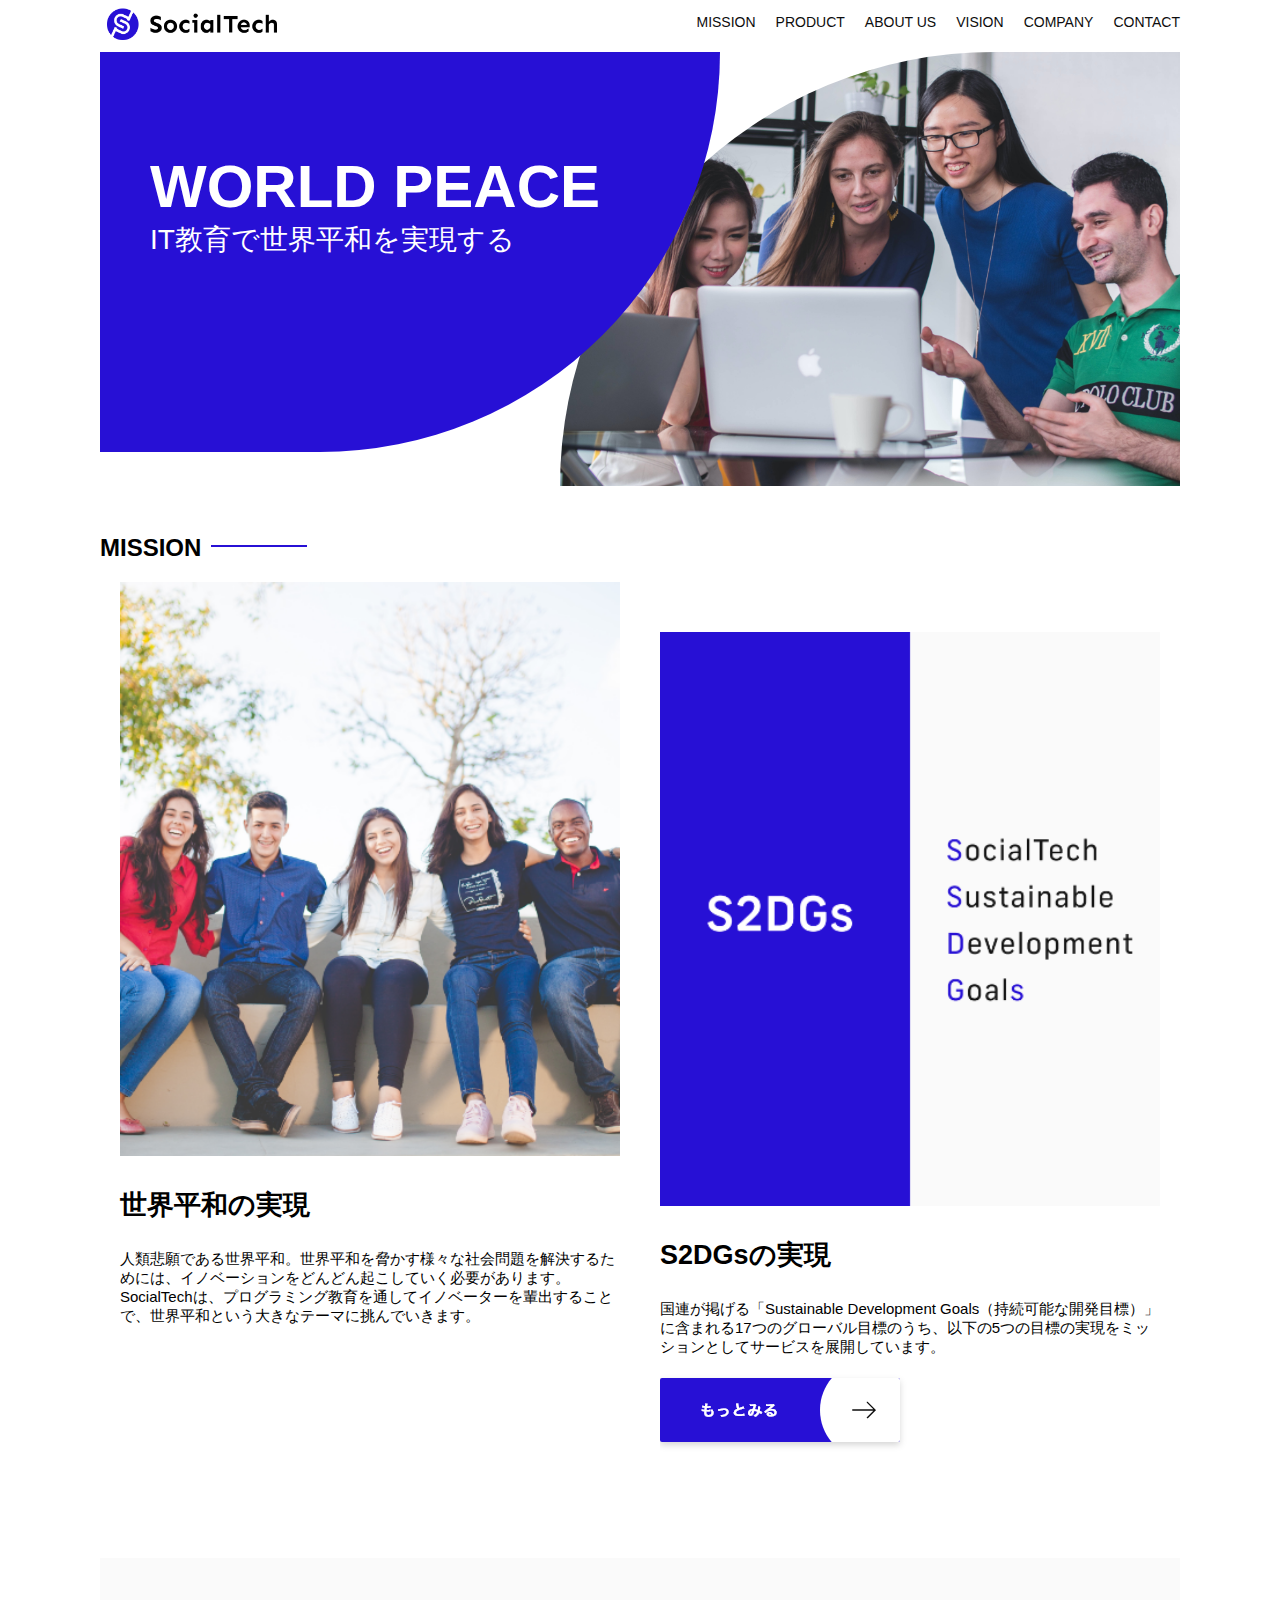
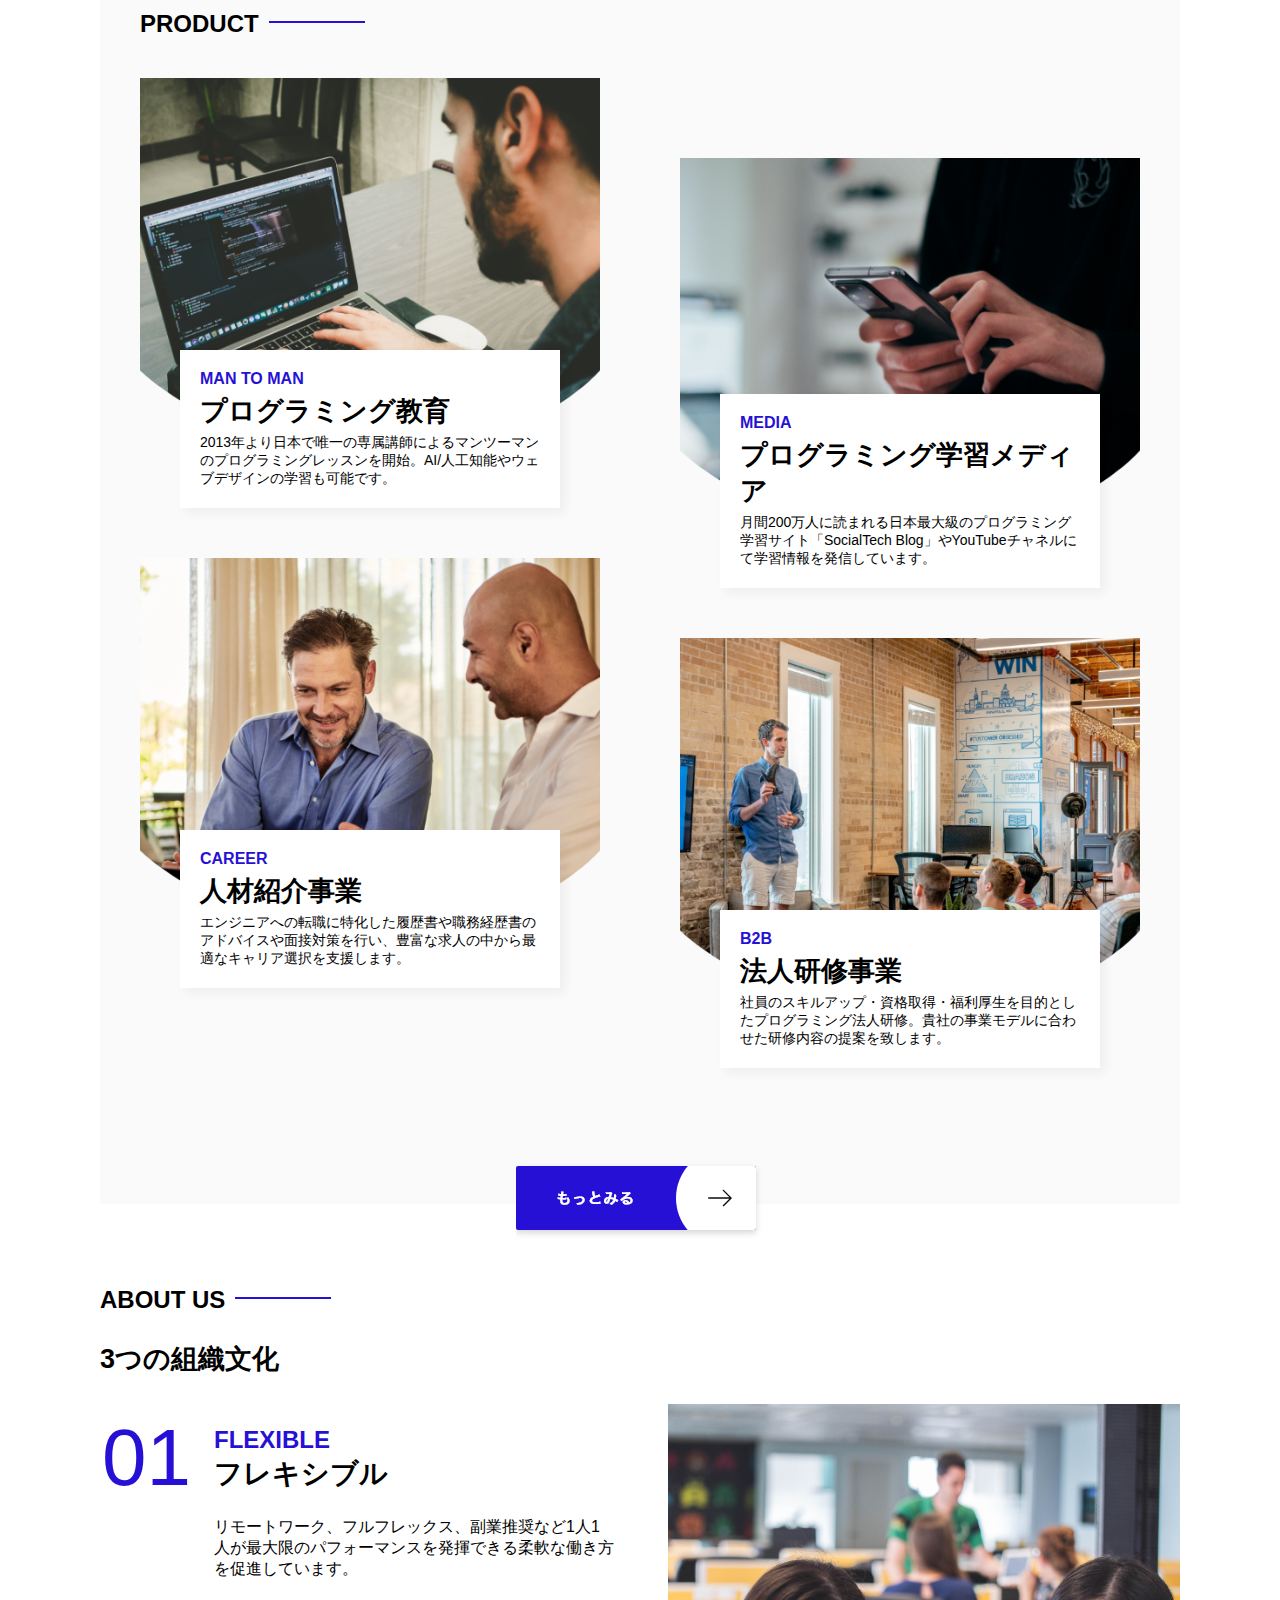
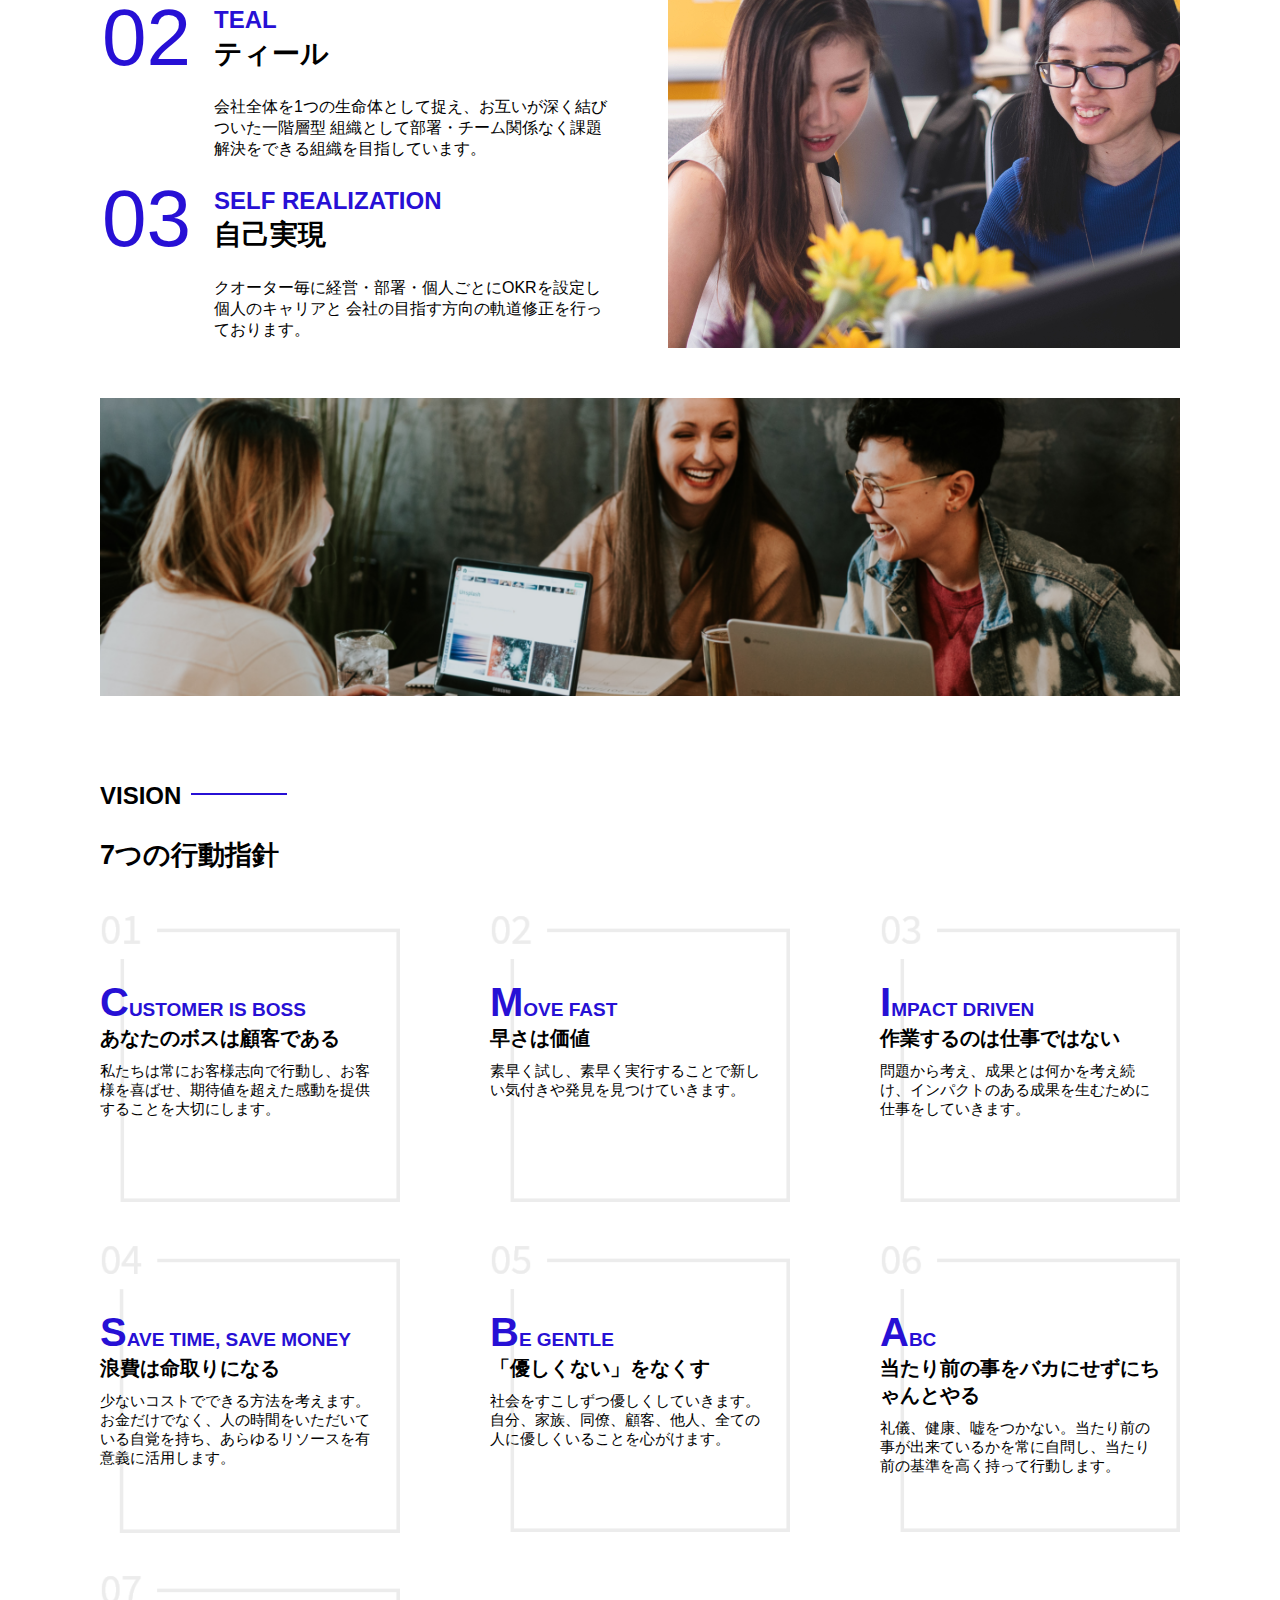
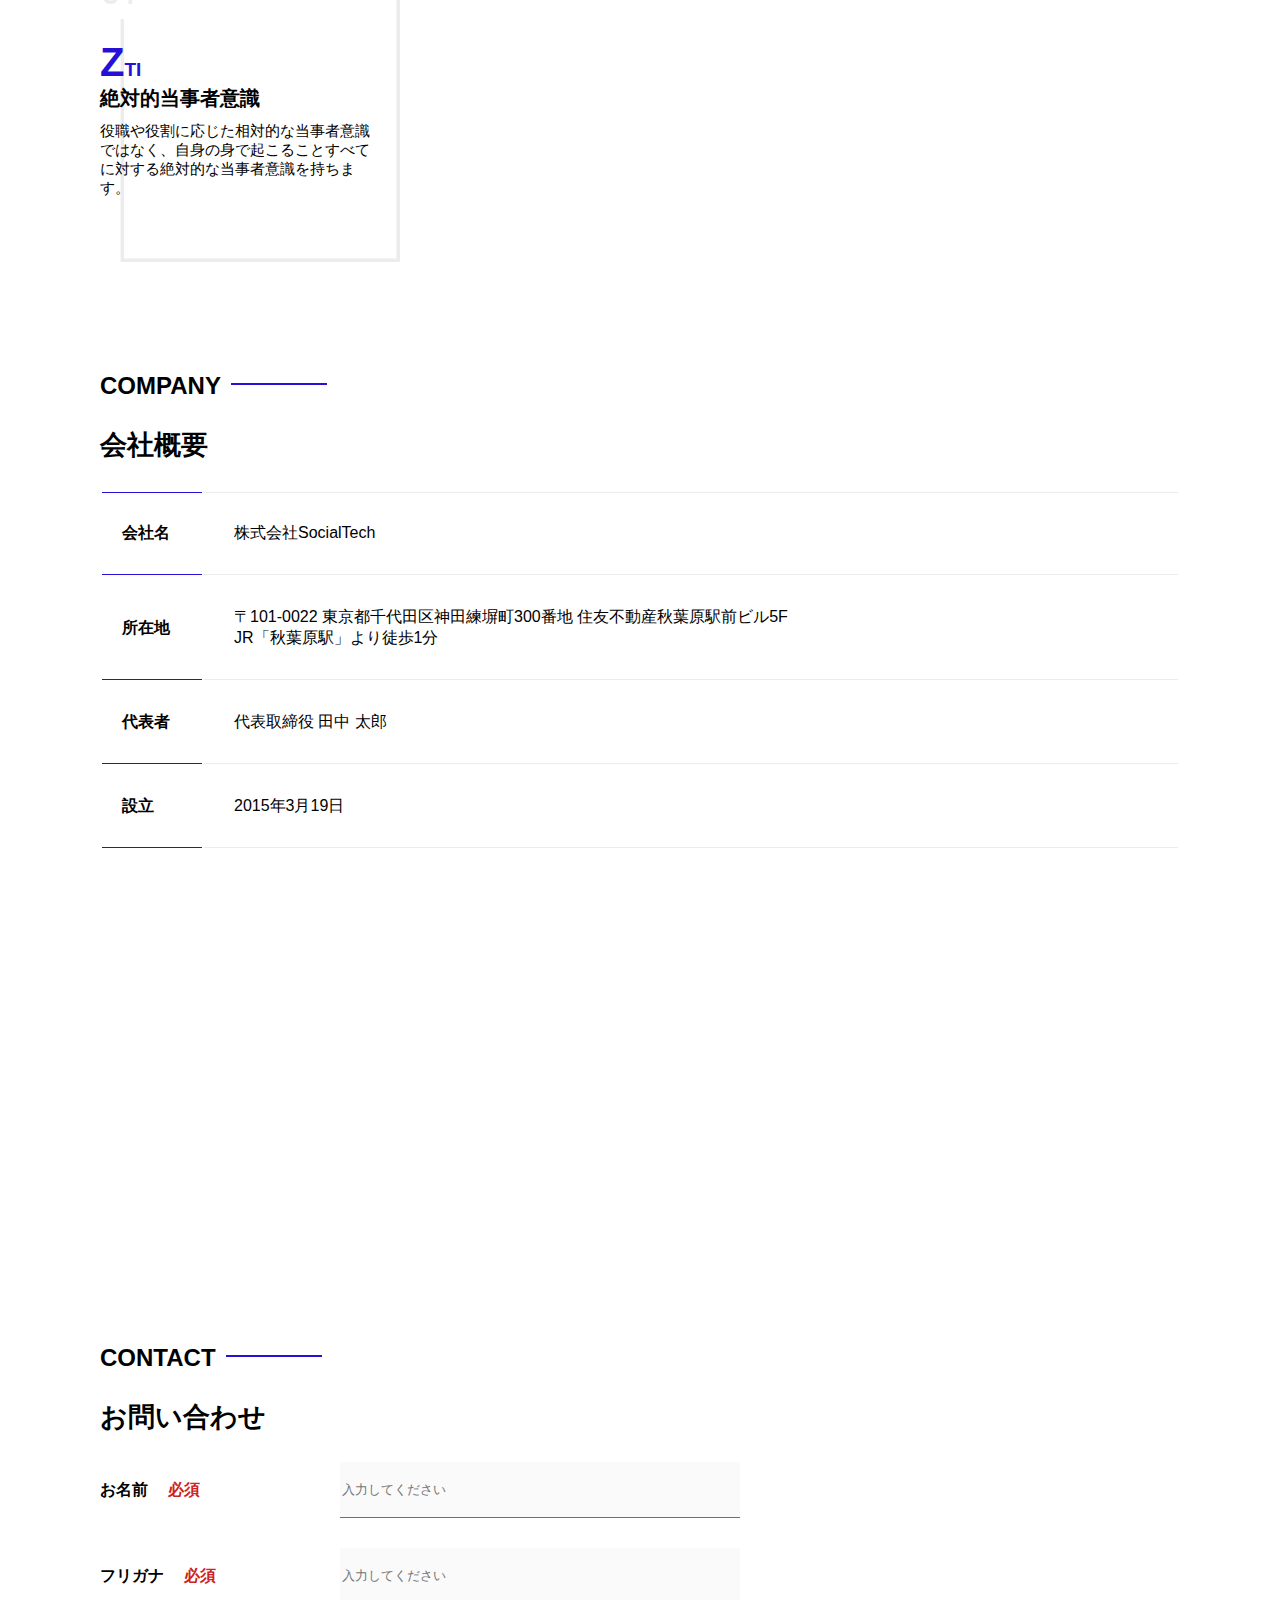
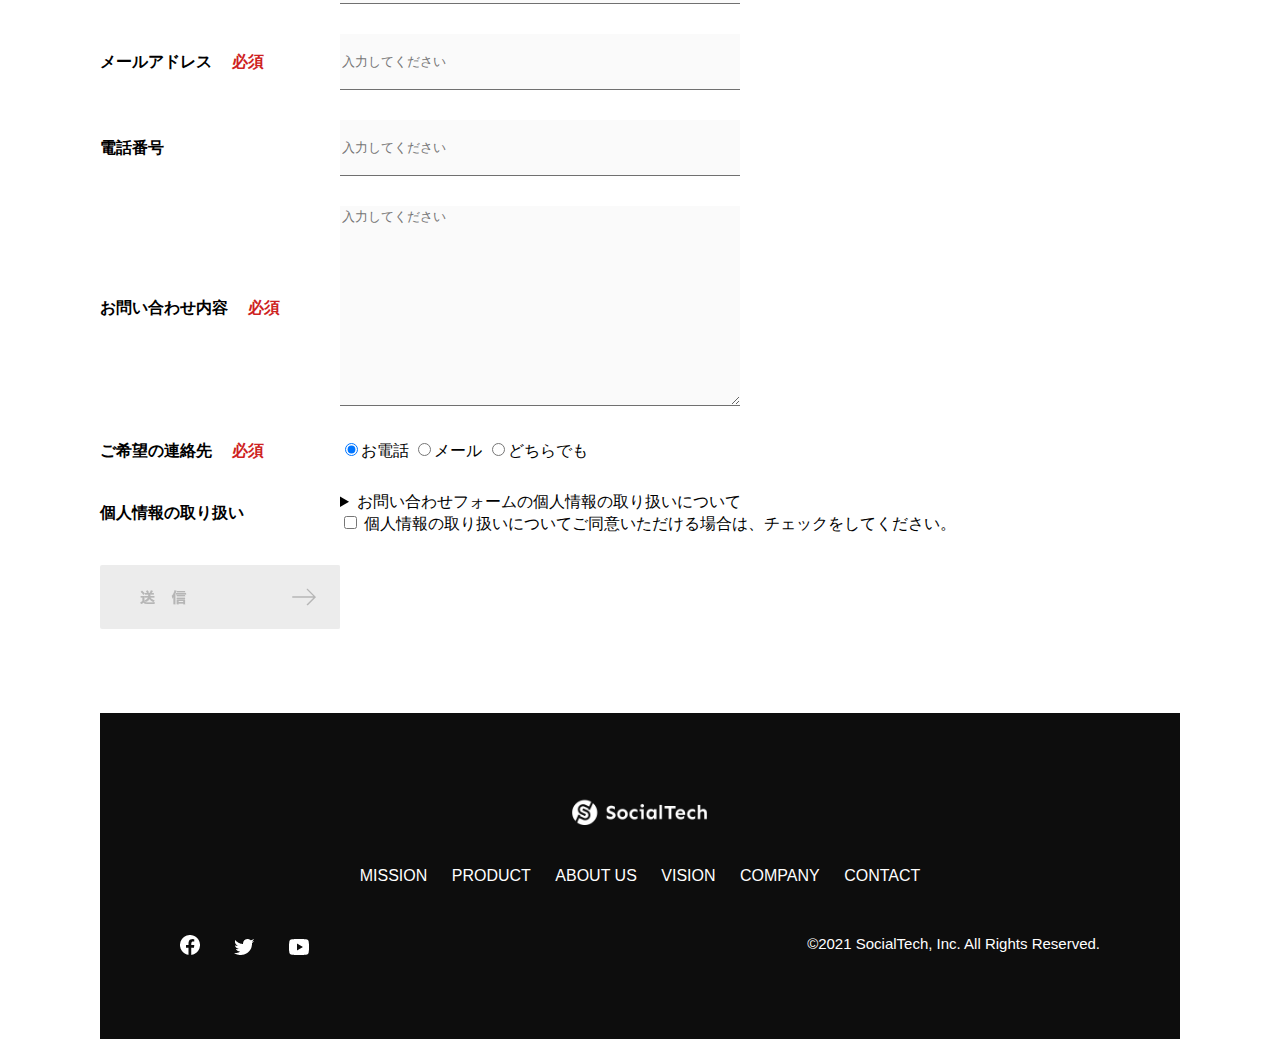
<file: index.html>
<!DOCTYPE html>
<html>
<head>
<title>SocialTech</title>
<meta charset="utf-8">
<meta name="description" content="SocialTechはEdTech業界のリーディングカンパニーを目指します。">
  <meta name="viewport" content="width=device-width, initial-scale=1.0">
<link rel="stylesheet" href="style.css">

</head>

<body>

<header>
<a href="index.html" id="logo">
  <img src="images/logo.png" alt="トップページに戻る">
</a>

<nav id="nav-pc">
<ul>
<li><a href="mission.html">MISSION</a></li>
<li><a href="product.html">PRODUCT</a></li>  
<li><a href="index.html#aboutus">ABOUT US</a></li>  
<li><a href="index.html#vision">VISION</a></li>  
<li><a href="index.html#company">COMPANY</a></li>
<li><a href="index.html#contact">CONTACT</a></li>

</ul>
</nav>

<button id="menu-sp" onclick="document.getElementById('nav-sp').style.display = 'block'">
  <img src="images/button-menu.png" alt="ナビゲーションを開く">
</button>

<div id="nav-sp">
  <button id="close" onclick="document.getElementById('nav-sp').style.display = 'none'">
    <img src="images/button-close.png" alt="ナビゲーションを閉じる">
  </button>

<nav>
  <ul>
    <li>
      <a id="logo-sp" href="index.html" onclick="document.getElementById('nav-sp').style.display = 'none'"><img src="images/logo-sp.png" alt="トップページに戻る"></a>
    </li>
    <li><a class="menu" href="mission.html" onclick="document.getElementById('nav-sp').style.display = 'none'">MISSION</a></li>
    <li><a class="menu" href="product.html" onclick="document.getElementById('nav-sp').style.display = 'none'">PRODUCT</a></li>
    <li><a class="menu" href="index.html#aboutus" onclick="document.getElementById('nav-sp').style.display = 'none'">ABOUT US</a></li>
    <li><a class="menu" href="index.html#vision" onclick="document.getElementById('nav-sp').style.display = 'none'">VISION</a></li>
    <li><a class="menu" href="index.html#company" onclick="document.getElementById('nav-sp').style.display = 'none'">COMPANY</a></li>
    <li><a class="menu" href="index.html#contact" onclick="document.getElementById('nav-sp').style.display = 'none'">CONTACT</a></li>
  </ul>
</nav>
<div id="sns">
  <a href="https://www.facebook.com/sejuku2013">
    <img src="images/button-facebook.png" alt="Facebookのリンク">
  </a>
  <a href="https://twitter.com/samuraijuku">
    <img src="images/button-twitter.png" alt="Twitterのリンク">
  </a>
  <a href="https://www.youtube.com/channel/UCCFOQO5aDK0xXam4cUQXT8g">
    <img src="images/button-youtube.png" alt="YouTubeのリンク">
  </a>
</div>
</div>

    
</header>

<main>
  <article>
<section id="main-visual">
<div id="main-message">
<h1>WORLD PEACE</h1>
<p>IT教育で世界平和を実現する</p></div>
<img src="images/index/index-main.png" alt="PCの周りに集まる多国籍の仲間たち">

</section>

<section id="mission">
  <h2 class="index-h2">MISSION</h2>
<div id="mission-flex">
  <div>
<img id="mission-photo" src="images/index/index-mission.png" alt="屋外のベンチで写真を撮影する多国籍の仲間たち">
<h3>世界平和の実現</h3>
<p>人類悲願である世界平和。世界平和を脅かす様々な社会問題を解決するためには、イノベーションをどんどん起こしていく必要があります。SocialTechは、プログラミング教育を通してイノベーターを輩出することで、世界平和という大きなテーマに挑んでいきます。
</p>
</div>
<div>
<img id="s2dgs" src="images/index/s2dgs.png" alt="S2DGs">
<h3>S2DGsの実現</h3>
<p>国連が掲げる「Sustainable Development Goals（持続可能な開発目標）」に含まれる17つのグローバル目標のうち、以下の5つの目標の実現をミッションとしてサービスを展開しています。</p>
<a href="mission.html">
<img src="images/button-more.png" alt="もっとみる">
</a>
</div>
</div>
</section>

<section id="product">
<h2 class="index-h2">PRODUCT</h2>
<div class="product-flex">
  <div id="product-left">
<div>
  <img class="product-photo" src="images/index/index-mantoman.png" alt="PCでコードを書く男性">
<div class="product-explain">
<span>MAN TO MAN</span>
<h3>プログラミング教育</h3>
<p>2013年より日本で唯一の専属講師によるマンツーマンのプログラミングレッスンを開始。AI/人工知能やウェブデザインの学習も可能です。</p>
</div>
</div>
<div>
<img class="product-photo" src="images/index/index-career.png" alt="笑顔で話し合う2人の男性">
<div class="product-explain">
<span>CAREER</span>
<h3>人材紹介事業</h3>
<p>エンジニアへの転職に特化した履歴書や職務経歴書のアドバイスや面接対策を行い、豊富な求人の中から最適なキャリア選択を支援します。</p>
</div>
</div>
  </div>
  <div id="product-right">
    <div>
    <img class="product-photo" src="images/index/index-media.png" alt="スマートフォンを操作する人">
    <div class="product-explain">
    <span>MEDIA</span>
<h3>プログラミング学習メディア</h3>
    <p>月間200万人に読まれる日本最大級のプログラミング学習サイト「SocialTech Blog」やYouTubeチャネルにて学習情報を発信しています。</p>
  </div>
</div>
<div>
<img class="product-photo" src="images/index/index-b2b.png" alt="講演中の男性とそれを聴く人々">
<div class="product-explain">
<span>B2B</span>
  <h3>法人研修事業</h3>
  <p>社員のスキルアップ・資格取得・福利厚生を目的としたプログラミング法人研修。貴社の事業モデルに合わせた研修内容の提案を致します。</p>
</div>
</div>
</div>
</div>
<div id="product-more">
<a href="product.html">
<img src="images/button-more.png" alt="もっとみる">
</a>
</div>
</section>

<section id="aboutus">
<h2 class="index-h2">ABOUT US</h2>
<h3>3つの組織文化</h3>
<div>
<table class="culture-table">
<tr>
  <td class="culture-num">01</td>
<th><span class="culture-en">FLEXIBLE</span><br>フレキシブル</th>
</tr>
<tr>
  <td>

  </td>
  <td class="culture-description">リモートワーク、フルフレックス、副業推奨など1人1人が最大限のパフォーマンスを発揮できる柔軟な働き方を促進しています。</td>
</tr>
<tr>
  <td class="culture-num">02</td>
  <th><span class="culture-en">TEAL</span><br>ティール</th>
</tr>
<tr>
  <td>

  </td>
<td class="culture-description">会社全体を1つの生命体として捉え、お互いが深く結びついた一階層型 組織として部署・チーム関係なく課題解決をできる組織を目指しています。</td>  
</tr>
<tr>
  <td class="culture-num">03</td>
  <th><span class="culture-en">SELF REALIZATION</span><br>自己実現</th>
</tr>
<tr>
  <td>

  </td>
  <td class="culture-description">クオーター毎に経営・部署・個人ごとにOKRを設定し個人のキャリアと 会社の目指す方向の軌道修正を行っております。</td>
</tr>

</table>
<img class="culture-img" src="images/index/index-aboutus1.png" alt="笑顔で話し合う2人の女性">

</div>
<img class="culture-img2" src="images/index/index-aboutus2.png" alt="笑顔で話し合う3人の男女">

</section>

<section id="vision">
  <h2 class="index-h2">VISION</h2>
  <h3>7つの行動指針</h3>
  <div>
    <div class="vision-box">
      <img src="images/index/vision-01.png" alt="01">
      <div>
      <h4>CUSTOMER IS BOSS</h4>
      <h5>あなたのボスは顧客である</h5>
      <p>私たちは常にお客様志向で行動し、お客様を喜ばせ、期待値を超えた感動を提供することを大切にします。</p>
    </div>
  </div>

  <div class="vision-box">
    <img src="images/index/vision-02.png" alt="02">
    <div>
    <h4>MOVE FAST</h4>
    <h5>早さは価値</h5>
    <p>素早く試し、素早く実行することで新しい気付きや発見を見つけていきます。</p>
  </div>
</div>

<div class="vision-box">
  <img src="images/index/vision-03.png" alt="03">
  <div>
  <h4>IMPACT DRIVEN</h4>
  <h5>作業するのは仕事ではない</h5>
  <p>問題から考え、成果とは何かを考え続け、インパクトのある成果を生むために仕事をしていきます。</p>
</div>
</div>

<div class="vision-box">
  <img src="images/index/vision-04.png" alt="04">
  <div>
  <h4>SAVE TIME, SAVE MONEY</h4>
  <h5>浪費は命取りになる</h5>
  <p>少ないコストでできる方法を考えます。お金だけでなく、人の時間をいただいている自覚を持ち、あらゆるリソースを有意義に活用します。</p>
</div>
</div>

<div class="vision-box">
  <img src="images/index/vision-05.png" alt="05">
  <div>
  <h4>BE GENTLE</h4>
  <h5>「優しくない」をなくす</h5>
  <p>社会をすこしずつ優しくしていきます。自分、家族、同僚、顧客、他人、全ての人に優しくいることを心がけます。</p>
</div>
</div>

<div class="vision-box">
  <img src="images/index/vision-06.png" alt="06">
  <div>
  <h4>ABC</h4>
  <h5>当たり前の事をバカにせずにちゃんとやる</h5>
  <p>礼儀、健康、嘘をつかない。当たり前の事が出来ているかを常に自問し、当たり前の基準を高く持って行動します。</p>
</div>
</div>

<div class="vision-box">
  <img src="images/index/vision-07.png" alt="07">
  <div>
  <h4>ZTI</h4>
  <h5>絶対的当事者意識</h5>
  <p>役職や役割に応じた相対的な当事者意識ではなく、自身の身で起こることすべてに対する絶対的な当事者意識を持ちます。</p>
</div>
</div>
</div>
</section>


<section id="company">
<h2 class="index-h2">COMPANY</h2>
<h3>会社概要</h3>
<table id="company-table">
<tr>
<th class="tableheader tableheader-first">会社名</th>
<td class="cell cell-first">株式会社SocialTech</td>
</tr>
<tr>
  <th class="tableheader">所在地</th>
<td class="cell">〒101-0022 東京都千代田区神田練塀町300番地 住友不動産秋葉原駅前ビル5F<br>JR「秋葉原駅」より徒歩1分</td>
</tr>
<tr>
  <th class="tableheader">代表者</th>
  <td class="cell">代表取締役 田中 太郎</td>
</tr>
<tr>
  <th class="tableheader">設立</th>
  <td class="cell">2015年3月19日</td>
</tr>
</table>
<iframe src="https://www.google.com/maps/embed?pb=!1m14!1m8!1m3!1d12960.275448586137!2d139.774653!3d35.699923!3m2!1i1024!2i768!4f13.1!3m3!1m2!1s0x60188fee13660e23%3A0x77137876edf742ac!2z5L2P5Y-L5LiN5YuV55Sj56eL6JGJ5Y6f6aeF5YmN44OT44Or!5e0!3m2!1sja!2sjp!4v1724140395122!5m2!1sja!2sjp" width="600" height="450" style="border:0;" allowfullscreen="" loading="lazy" referrerpolicy="no-referrer-when-downgrade"
style="border: 0" allowfullscreen="" loading="lazy">
</iframe>
</section>

<section id="contact">
  <h2 class="index-h2">CONTACT</h2>
  <h3>お問い合わせ</h3>
  <form>
    <div>
      <div class="contact-heading">
        <label class="contact-label">お名前<span class="contact-span">必須</span></label>
      </div>
      <div>
        <input type="text" name="name" placeholder="入力してください" class="contact-textbox">
      </div>
    </div>
    <div>
    <div class="contact-heading">
      <label class="contact-label">フリガナ<span class="contact-span">必須</span></label>
    </div>
    <div>
      <input type="text" name="hurigana" placeholder="入力してください" class="contact-textbox">
    </div>
  </div>
  <div>
  <div class="contact-heading">
    <label class="contact-label">メールアドレス<span class="contact-span">必須</span></label>
  </div>
  <div>
    <input type="text" name="email" placeholder="入力してください" class="contact-textbox">
  </div>
</div>
<div>
<div class="contact-heading">
  <label class="contact-label">電話番号</label>
</div>
<div>
  <input type="text" name="tel" placeholder="入力してください" class="contact-textbox">
</div>
</div>
<div>
  <div class="contact-heading">
    <label class="contact-label">お問い合わせ内容<span class="contact-span">必須</span></label>
  </div>
  <div>
    <textarea class="contact-textarea" placeholder="入力してください" name="message"></textarea>
  </div>
</div>
<div>
<div class="contact-heading">
  <label class="contact-label">ご希望の連絡先<span class="contact-span">必須</span></label>
</div>
<div>
  <input class="radiobutton" type="radio" value="tel" name="contact" checked><label>お電話</label> 
  <input class="radiobutton" type="radio" value="mail" name="contact" ><label>メール</label> 
  <input class="radiobutton" type="radio" value="both" name="contact" ><label>どちらでも</label> 
</div>
</div>

<div>
  <div class="contact-heading">
  <label class="contact-label">個人情報の取り扱い</label>
</div>
<div>
  <details>
    <summary>お問い合わせフォームの個人情報の取り扱いについて</summary>
  <div>
    <dl>
      <dt>１．組織の名称又は氏名</dt>
      <dd>株式会社SocialTech</dd>
      <dt>２．個人情報保護管理者（若しくはその代理人）の氏名又は職名、所属及び連絡先</dt>
    <dd>
      <p>鈴木 一郎 コーポレート部</p>
      <p>メールアドレス:samurai@example.com</p>
      <p>TEL:03-1234-5678</p>
    </dd>
    <dt>３．個人情報の利用目的</dt>
    <dd>
      <ul>
        <li>・本サービス及び本サービスに関連する情報の提供又はそれらに関する連絡のため</li>
        <li>・ユーザーの本人確認のため</li>
        <li>・当社サービスのご案内のため</li>
        <li>・当社の商品等の広告または宣伝（電子メールによるものを含むものとします。）</li>
      </ul>
    </dd>
    <dt>４．個人情報の取り扱い業務の委託</dt>
    <dd>個人情報の取扱業務の全部または一部を外部に業務委託する場合があります。その際、弊社は、個人情報を適切に保護できる管理体制を敷き実行していることを条件として委託先を厳選したうえで、機密保持契約を委託先と締結し、お客様の個人情報を厳密に管理させます。</dd>
  <dt>５．個人情報の開示等の請求</dt>
  <dd>お客様は、弊社に対してご自身の個人情報の開示等（利用目的の通知、開示、内容の訂正・追加・削除、利用の停止または消去、第三者への提供の停止）に関して、当社問合わせ窓口に申し出ることができます。<br>
    その際、弊社はお客様ご本人を確認させていただいたうえで、合理的な期間内に対応いたします。<br>
    なお、個人情報に関する弊社問合わせ先は、次の通りです。</dd>
    <dd>
      <p>株式会社SocialTech 個人情報問合せ窓口</p>
      <p>〒150-0043 東京都千代田区神田練塀町300番地 住友不動産秋葉原駅前ビル5F</p>
      <p>メールアドレス:samurai@example.com TEL:03-1234-5678</p>
    </dd>

    <dt>６．個人情報を提供されることの任意性について</dt>
    <dd>お客様がご自身の個人情報を弊社に提供されるか否かは、お客様のご判断によりますが、もしご提供されない場合には、適切なサービスが提供できない場合がありますので予めご了承ください。</dd>
  </dl>
  </div>
  </details>
  <input type="checkbox" name="agree">
  <span>個人情報の取り扱いについてご同意いただける場合は、チェックをしてください。</span>
</div>
</div>
<input type="image" src="images/button-submit.png" alt="送信する">
  </form>
</section>
</article>
</main>

<footer>
  <div id="footer-logo">
    <img src="images/logo-sp.png" alt="SocialTech">
  </div>
  <div id="footer-link">
    <a href="mission.html">MISSION</a>
    <a href="product.html">PRODUCT</a>
    <a href="index.html#aboutus">ABOUT US</a>
    <a href="index.html#vision">VISION</a>
    <a href="index.html#company">COMPANY</a>
    <a href="index.html#contact">CONTACT</a>
  </div>

  <div id="sns-footer">
    <div class="sns-btns">
      <a href="https://www.facebook.com/sejuku2013"><img src="images/button-facebook.png" alt="Facebookのリンク"></a>
      <a href="https://twitter.com/samuraijuku"><img src="images/button-twitter.png" alt="Twitterのリンク"></a>
      <a href="https://www.youtube.com/channel/UCCFOQO5aDK0xXam4cUQXT8g"><img src="images/button-youtube.png" alt="YouTubeのリンク"></a> 
    </div>
    <p id="copyright">&copy;2021 SocialTech, Inc. All Rights Reserved.</p>
  </div>
</footer>

</body>
</html>
</file>
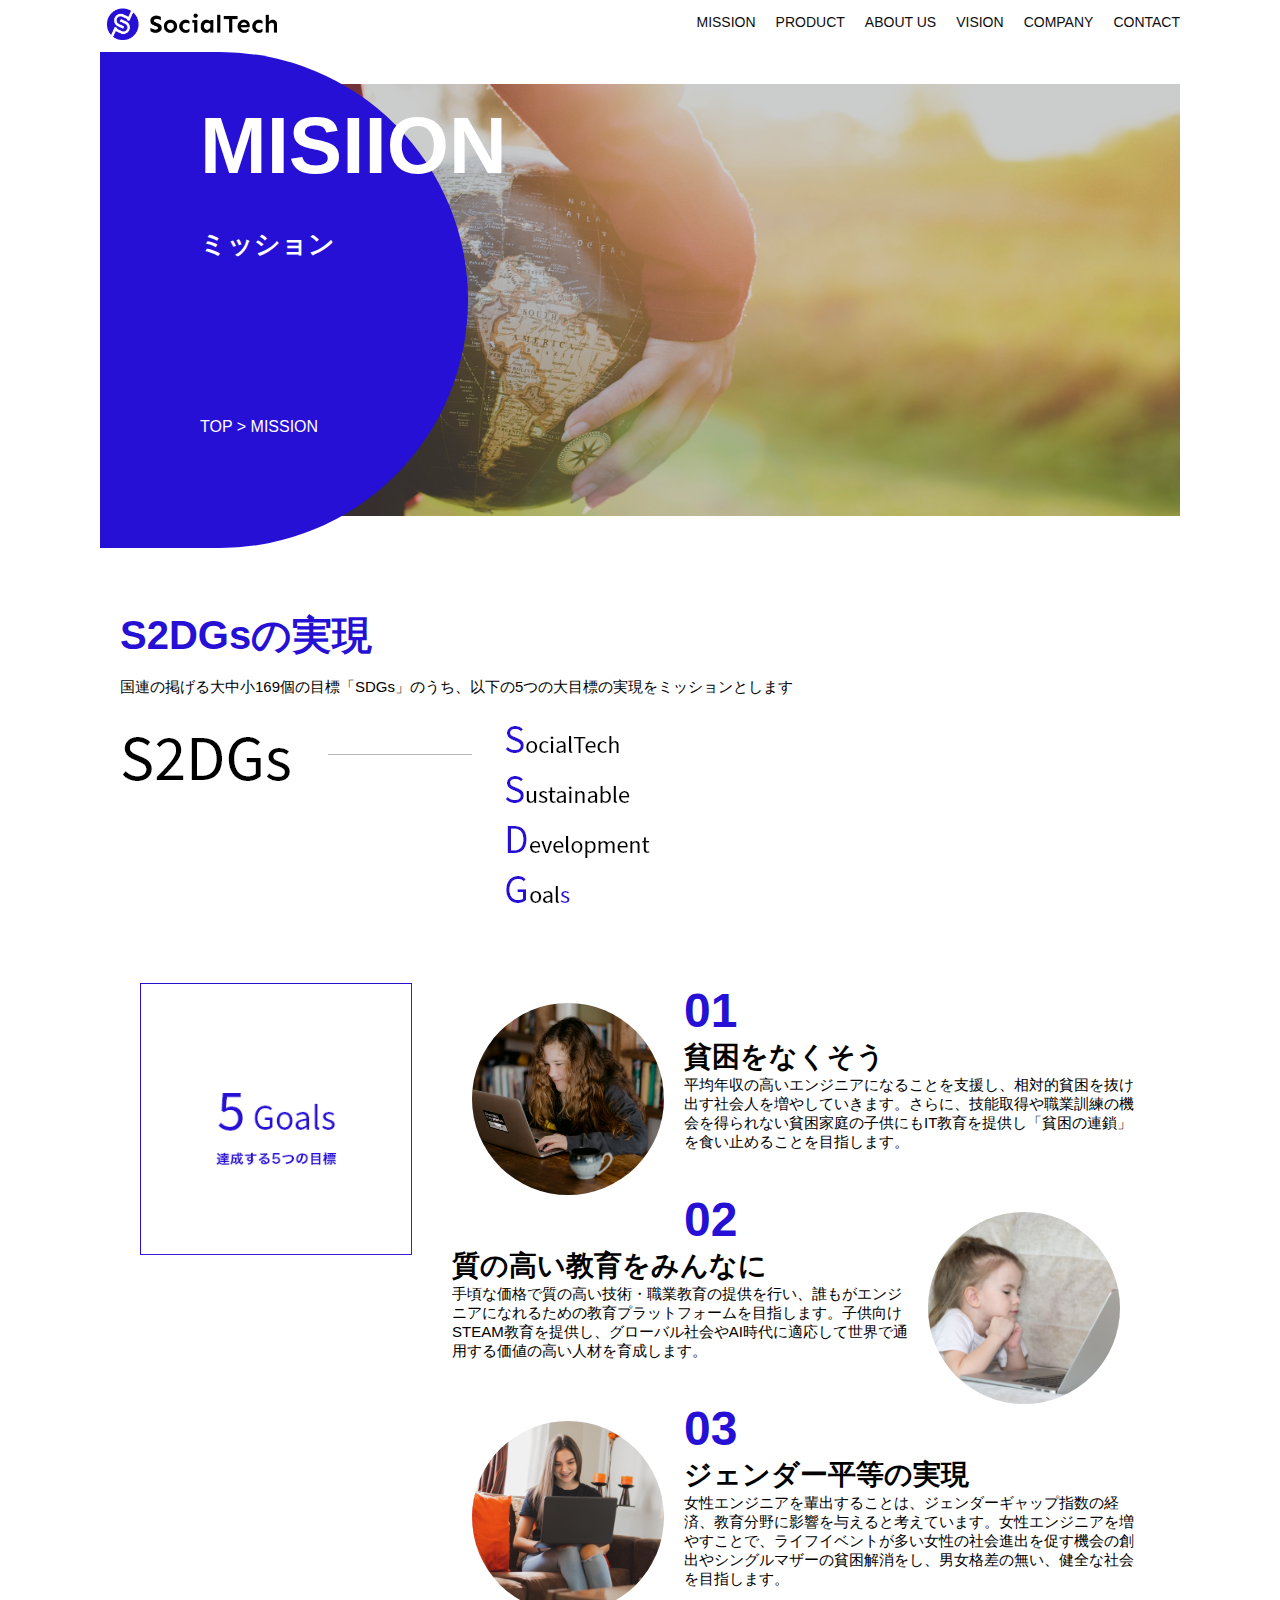
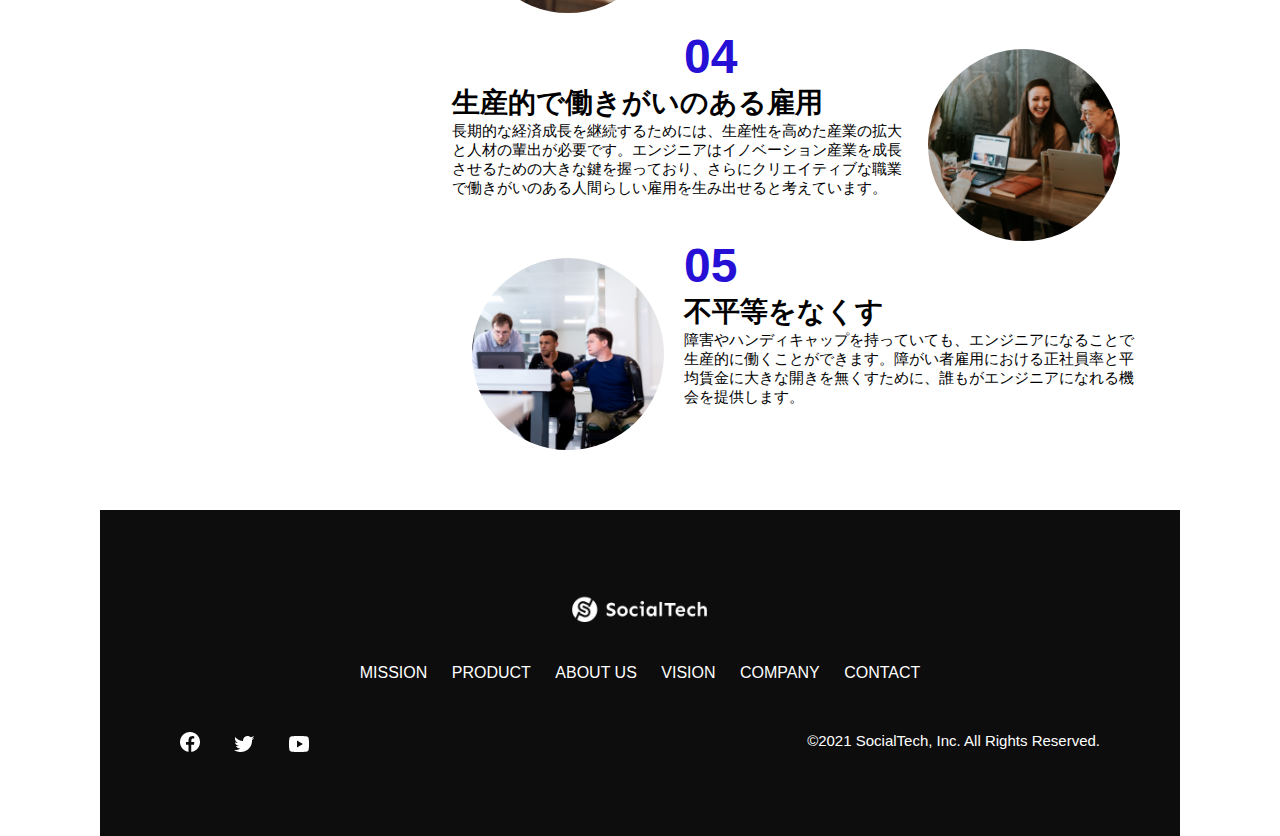
<file: mission.html>
<!DOCTYPE html>
<html>
  <head>
  <title>SocialTech - MISSION ミッション -</title>
  <meta charset="utf-8">
  <meta name="description" content="SocialTechが目指す5つの目標（S2DGs）を紹介します">
  <meta name="viewport" content="width=device-width, initial-scale=1.0">
  <link rel="stylesheet" href="style.css">
</head>

<body>
  <header>
    <a href="index.html" id="logo">
      <img src="images/logo.png" alt="トップページに戻る">
    </a>
  <nav id="nav-pc">
    <ul>
      <li><a href="mission.html">MISSION</a></li>
      <li><a href="product.html">PRODUCT</a></li>
      <li><a href="index.html#aboutus">ABOUT US</a></li>
      <li><a href="index.html#vision">VISION</a></li>
      <li><a href="index.html#company">COMPANY</a></li>
      <li><a href="index.html#contact">CONTACT</a></li>
      
    </ul>
  </nav>

  <button id="menu-sp" onclick="document.getElementById('nav-sp').style.display = 'block'">
    <img src="images/button-menu.png" alt="ナビゲーションを開く">
  </button>

  <div id="nav-sp">
    <button id="close" onclick="document.getElementById('nav-sp').style.display = 'none'">
      <img src="images/button-close.png" alt="ナビゲーションを閉じる">
    </button>

    <nav>
      <ul>
        <li>
          <a id="logo-sp" href="index.html" onclick="document.getElementById('nav-sp').style.display = 'none'">
            <img src="images/logo-sp.png" alt="トップページに戻る">
          </a></li>
          <li><a class="menu" href="mission.html"onclick="document.getElementById('nav-sp').style.display = 'none'">MISSION</a></li>
          <li><a class="menu" href="product.html"onclick="document.getElementById('nav-sp').style.display = 'none'">PRODUCT</a></li>
          <li><a class="menu" href="index.html#aboutus"onclick="document.getElementById('nav-sp').style.display = 'none'">ABOUT US</a></li>
          <li><a class="menu" href="index.html"onclick="document.getElementById('nav-sp').style.display = 'none'">VISION</a></li>
          <li><a class="menu" href="index.html"onclick="document.getElementById('nav-sp').style.display = 'none'">COMPANY</a></li>
          <li><a class="menu" href="index.html"onclick="document.getElementById('nav-sp').style.display = 'none'">CONTACT</a></li>
      </ul>
    </nav>
    <div id="sns">
      <a href="https://www.facebook.com/sejuku2013">
        <img src="images/button-facebook.png" alt="Facebookのリンク">
      </a>
      <a href="https://twitter.com/samuraijuku">
        <img src="images/button-twitter.png" alt="Twitterのリンク">
      </a>
      <a href="https://www.youtube.com/channel/UCCFOQO5aDK0xXam4cUQXT8g">
        <img src="images/button-youtube.png" alt="YouTubeのリンク">
      </a>
    </div>
  </div>
  </header>

  <main>
    <article>
      <section id="mission-main">
        <div class="mission-main-inner">
          <div id="mission-title">
            <h1>MISIION<br><span>ミッション</span></h1>
            <p>TOP > MISSION</p>
          </div>
        </div>
      </section>

<section id="mission-s2dgs">
  <h2 class="mission-h2">S2DGsの実現</h2>
  <p>国連の掲げる大中小169個の目標「SDGs」のうち、以下の5つの大目標の実現をミッションとします</p>
  <img src="images/mission/mission-s2dgs.png" alt="S2DGs">
</section>

<section id="mission-five-goals">
  <div class="five-goals-image">
    <img src="images/mission/mission-5goals.png" alt="5Goals">
  </div>

<div class="five-goals-read">
  <div>
    <img class="fivegoals-image-left" src="images/mission/mission-5goals01.png" alt="PCを操作する女の子">
    <span class="fivegoals-number">01</span>
    <h3 class="fivegoals-h3">貧困をなくそう</h3>
    <p class="fivegoals-p">平均年収の高いエンジニアになることを支援し、相対的貧困を抜け出す社会人を増やしていきます。さらに、技能取得や職業訓練の機会を得られない貧困家庭の子供にもIT教育を提供し「貧困の連鎖」を食い止めることを目指します。</p>
  </div>
  <div>
    <img class="fivegoals-image-right" src="images/mission/mission-5goals02.png" alt="PCを見つめる小さい女の子">
    <span class="fivegoals-number">02</span>
    <h3 class="fivegoals-h3">質の高い教育をみんなに</h3>
    <p class="fivegoals-p">手頃な価格で質の高い技術・職業教育の提供を行い、誰もがエンジニアになれるための教育プラットフォームを目指します。子供向けSTEAM教育を提供し、グローバル社会やAI時代に適応して世界で通用する価値の高い人材を育成します。</p>
  </div>
  <div>
    <img class="fivegoals-image-left" src="images/mission/mission-5goals03.png" alt="PCを操作する女性">
    <span class="fivegoals-number">03</span>
    <h3 class="fivegoals-h3">ジェンダー平等の実現</h3>
    <p class="fivegoals-p">女性エンジニアを輩出することは、ジェンダーギャップ指数の経済、教育分野に影響を与えると考えています。女性エンジニアを増やすことで、ライフイベントが多い女性の社会進出を促す機会の創出やシングルマザーの貧困解消をし、男女格差の無い、健全な社会を目指します。</p>
  </div>
  <div>
    <img class="fivegoals-image-right" src="images/mission/mission-5goals04.png" alt="笑顔で話し合う3人の男女">
    <span class="fivegoals-number">04</span>
    <h3 class="fivegoals-h3">生産的で働きがいのある雇用</h3>
    <p class="fivegoals-p">長期的な経済成長を継続するためには、生産性を高めた産業の拡大と人材の輩出が必要です。エンジニアはイノベーション産業を成長させるための大きな鍵を握っており、さらにクリエイティブな職業で働きがいのある人間らしい雇用を生み出せると考えています。</p>
  </div>
  <div>
    <img class="fivegoals-image-left" src="images/mission/mission-5goals05.png" alt="障害を持つ男性が生き生きと働く様子">
    <span class="fivegoals-number">05</span>
    <h3 class="fivegoals-h3">不平等をなくす</h3>
    <p class="fivegoals-p">障害やハンディキャップを持っていても、エンジニアになることで生産的に働くことができます。障がい者雇用における正社員率と平均賃金に大きな開きを無くすために、誰もがエンジニアになれる機会を提供します。</p>
  </div>
</div>

</section>


    </article>
  </main>

  <footer>
    <div id="footer-logo">
      <img src="images/logo-sp.png" alt="SocialTech">
    </div>

    <div id="footer-link">
      <a href="mission.html">MISSION</a>
      <a href="product.html">PRODUCT</a>
      <a href="index.html#aboutus">ABOUT US</a>
      <a href="index.html#vision">VISION</a>
      <a href="index.html#company">COMPANY</a>
      <a href="index.html#contact">CONTACT</a>
    </div>
    <div id="sns-footer">
      <div class="sns-btns">
        <a href="https://www.facebook.com/sejuku2013"><img src="images/button-facebook.png" alt="Facebookのリンク"></a>
        <a href="https://twitter.com/samuraijuku"><img src="images/button-twitter.png" alt="Twitterのリンク"></a>
        <a href="https://www.youtube.com/channel/UCCFOQO5aDK0xXam4cUQXT8g"><img src="images/button-youtube.png" alt="YouTubeのリンク"></a>
      </div>
      <p id="copyright">&copy;2021 SocialTech, Inc. All Rights Reserved.</p>
    </div>

  </footer>


</body>


</html>
</file>
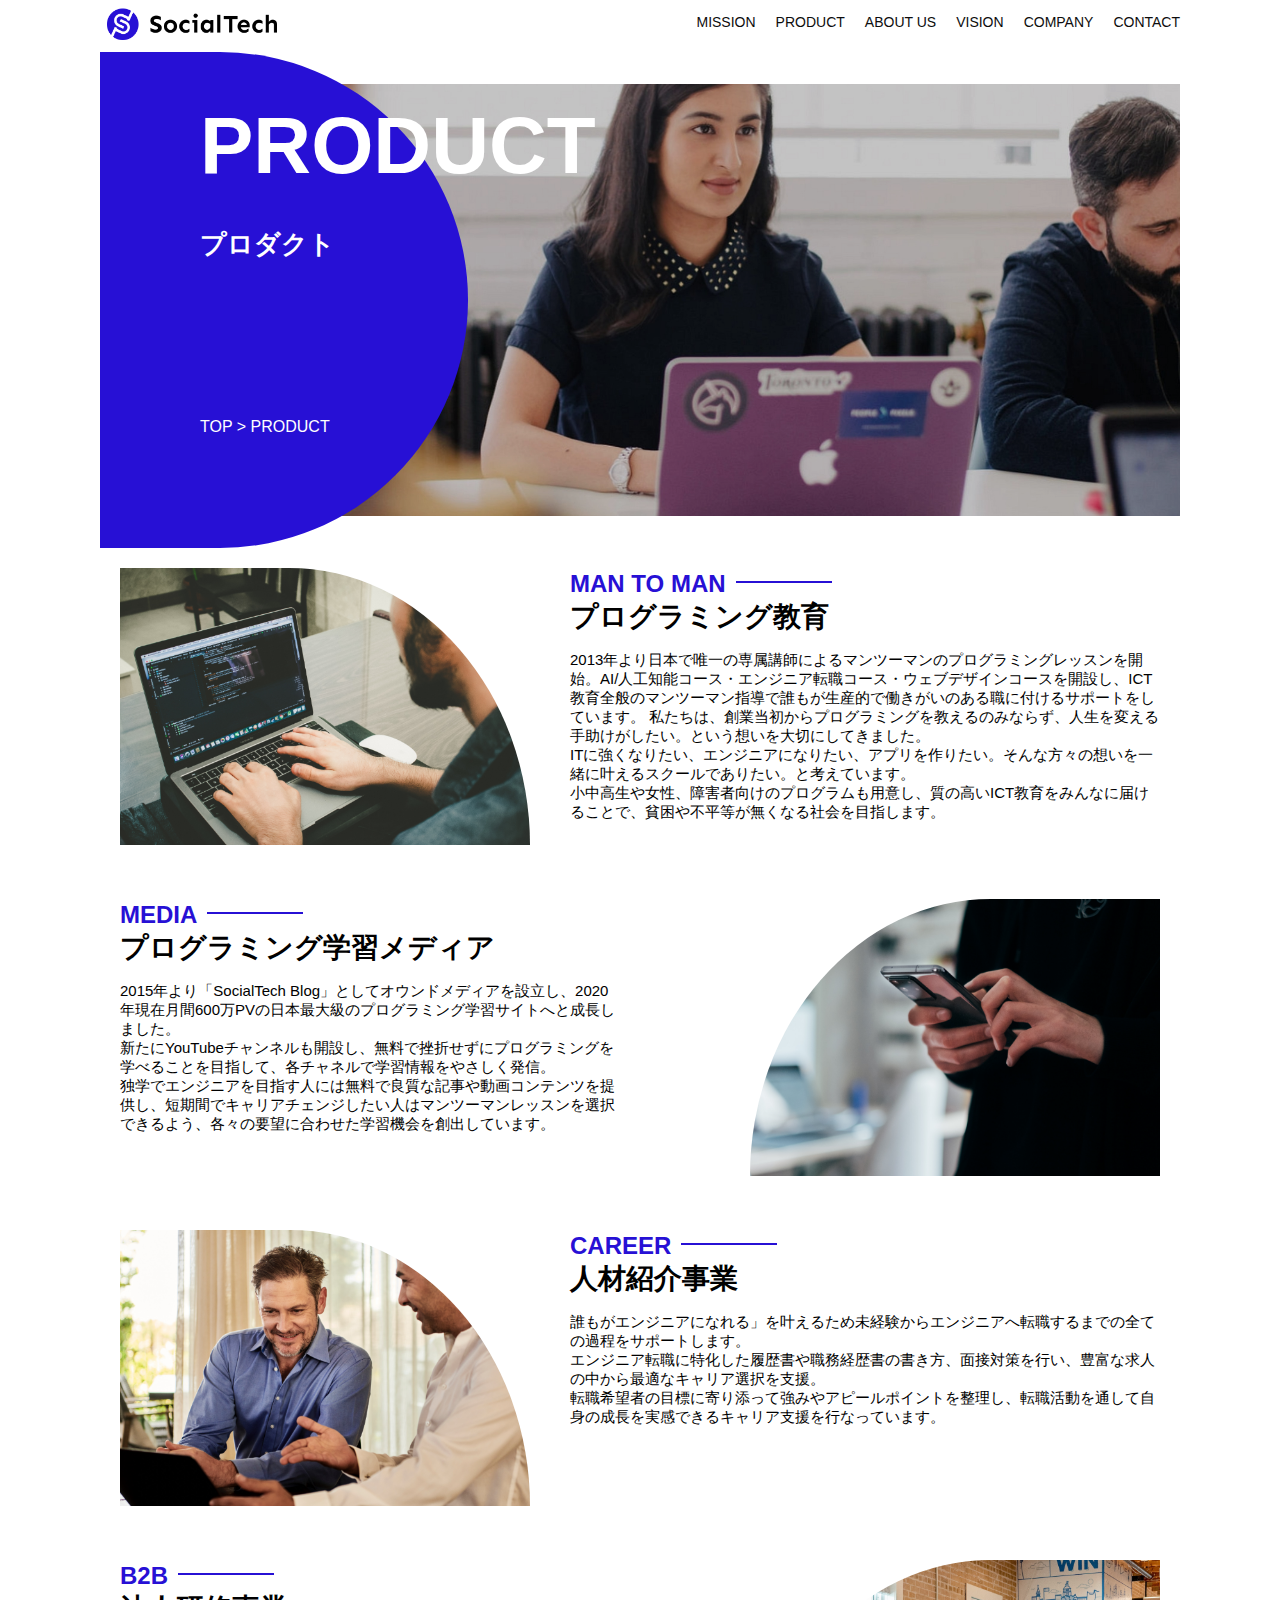
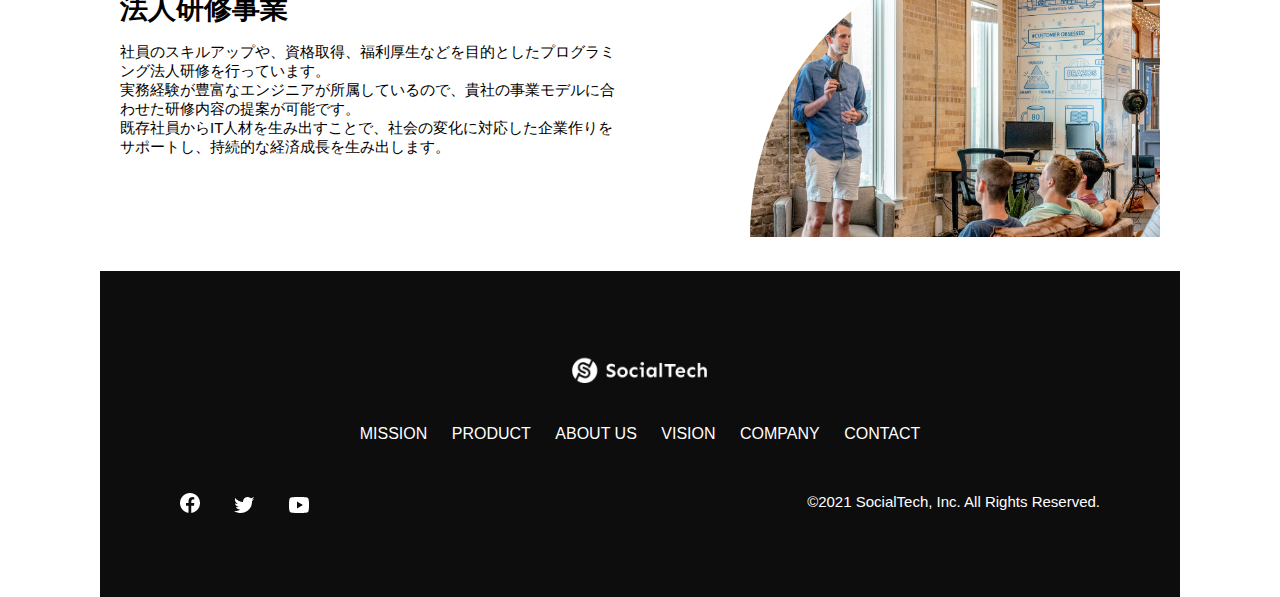
<file: product.html>
<!DOCTYPE html>
<html>
  <head>
    <title>SocialTech -PRODUCT プロダクト-</title>
    <meta charset="utf-8">
    <meta name="description" content="SocialTechの4つのプロダクトを紹介します">
    <meta name="viewport" content="width=device-width, initial-scale=1.0">
    <link rel="stylesheet" href="style.css">
  </head>
  <body>
    
    <header>
      <a href="index.html" id="logo">
        <img src="images/logo.png" alt="トップページに戻る">
      </a>
      <nav id="nav-pc">
        <ul>
          <li><a href="mission.html">MISSION</a></li>
          <li><a href="product.html">PRODUCT</a></li>
          <li><a href="index.html#aboutus">ABOUT US</a></li>
          <li><a href="index.html#vision">VISION</a></li>
          <li><a href="index.html#company">COMPANY</a></li>
          <li><a href="index.html#contact">CONTACT</a></li>
          
        </ul>
      </nav>

      <button id="menu-sp" onclick="document.getElementById('nav-sp').style.display = 'block'">
        <img src="images/button-menu.png" alt="ナビゲーションを開く">
      </button>
      <div id="nav-sp">
        <button id="close" onclick="document.getElementById('nav-sp').style.display = 'none'">
          <img src="images/button-close.png" alt="ナビゲーションを閉じる">
        </button>
    
        <nav>
          <ul>
            <li>
              <a id="logo-sp" href="index.html" onclick="document.getElementById('nav-sp').style.display = 'none'">
                <img src="images/logo-sp.png" alt="トップページに戻る">
              </a></li>
              <li><a class="menu" href="mission.html"onclick="document.getElementById('nav-sp').style.display = 'none'">MISSION</a></li>
              <li><a class="menu" href="product.html"onclick="document.getElementById('nav-sp').style.display = 'none'">PRODUCT</a></li>
              <li><a class="menu" href="index.html#aboutus"onclick="document.getElementById('nav-sp').style.display = 'none'">ABOUT US</a></li>
              <li><a class="menu" href="index.html"onclick="document.getElementById('nav-sp').style.display = 'none'">VISION</a></li>
              <li><a class="menu" href="index.html"onclick="document.getElementById('nav-sp').style.display = 'none'">COMPANY</a></li>
              <li><a class="menu" href="index.html"onclick="document.getElementById('nav-sp').style.display = 'none'">CONTACT</a></li>
          </ul>
        </nav>
        <div id="sns">
          <a href="https://www.facebook.com/sejuku2013">
            <img src="images/button-facebook.png" alt="Facebookのリンク">
          </a>
          <a href="https://twitter.com/samuraijuku">
            <img src="images/button-twitter.png" alt="Twitterのリンク">
          </a>
          <a href="https://www.youtube.com/channel/UCCFOQO5aDK0xXam4cUQXT8g">
            <img src="images/button-youtube.png" alt="YouTubeのリンク">
          </a>
        </div>
      </div>

    </header>

    <main>
      <article>
        <section id="product-main">
          <div class="product-main-inner">
            <div id="product-title">
            <h1>PRODUCT<br><span>プロダクト</span></h1>
            <p>TOP > PRODUCT</p>
          </div>
        </div>
        </section>

        <section class="product-section product-section-left">
          <div class="product-section-img">
            <img src="images/product/product-mantoman.png" alt="PCでコードを書く男性">
          </div>
          <div class="product-read">
            <h2 class="product-h2">MAN TO MAN</h2>
            <h3 class="product-h3">プログラミング教育</h3>
            <p>2013年より日本で唯一の専属講師によるマンツーマンのプログラミングレッスンを開始。AI/人工知能コース・エンジニア転職コース・ウェブデザインコースを開設し、ICT教育全般のマンツーマン指導で誰もが生産的で働きがいのある職に付けるサポートをしています。 私たちは、創業当初からプログラミングを教えるのみならず、人生を変える手助けがしたい。という想いを大切にしてきました。<br>ITに強くなりたい、エンジニアになりたい、アプリを作りたい。そんな方々の想いを一緒に叶えるスクールでありたい。と考えています。<br>小中高生や女性、障害者向けのプログラムも用意し、質の高いICT教育をみんなに届けることで、貧困や不平等が無くなる社会を目指します。</p>
          </div>
        </section>

        <section class="product-section product-section-right">
          <div class="product-read">
            <h2 class="product-h2">MEDIA</h2>
            <h3 class="product-h3">プログラミング学習メディア</h3>
            <p>2015年より「SocialTech Blog」としてオウンドメディアを設立し、2020年現在月間600万PVの日本最大級のプログラミング学習サイトへと成長しました。<br>新たにYouTubeチャンネルも開設し、無料で挫折せずにプログラミングを学べることを目指して、各チャネルで学習情報をやさしく発信。<br>独学でエンジニアを目指す人には無料で良質な記事や動画コンテンツを提供し、短期間でキャリアチェンジしたい人はマンツーマンレッスンを選択できるよう、各々の要望に合わせた学習機会を創出しています。</p>
          </div>
          <div class="product-section-img">
            <img src="images/product/product-media.png" alt="スマートフォンを操作する人">
          </div>
        </section>

        
        <section class="product-section product-section-left">
          <div class="product-section-img">
            <img src="images/product/product-career.png" alt="笑顔で話し合う2人の男性">
          </div>
          <div class="product-read">
            <h2 class="product-h2">CAREER</h2>
            <h3 class="product-h3">人材紹介事業</h3>
            <p>誰もがエンジニアになれる」を叶えるため未経験からエンジニアへ転職するまでの全ての過程をサポートします。<br>エンジニア転職に特化した履歴書や職務経歴書の書き方、面接対策を行い、豊富な求人の中から最適なキャリア選択を支援。<br>転職希望者の目標に寄り添って強みやアピールポイントを整理し、転職活動を通して自身の成長を実感できるキャリア支援を行なっています。<br></p>
          </div>
        </section>

        <section class="product-section product-section-right">
          <div class="product-read">
            <h2 class="product-h2">B2B</h2>
            <h3 class="product-h3">法人研修事業</h3>
            <p>社員のスキルアップや、資格取得、福利厚生などを目的としたプログラミング法人研修を行っています。<br>実務経験が豊富なエンジニアが所属しているので、貴社の事業モデルに合わせた研修内容の提案が可能です。<br>既存社員からIT人材を生み出すことで、社会の変化に対応した企業作りをサポートし、持続的な経済成長を生み出します。</p>
          </div>
          <div class="product-section-img">
            <img src="images/product/product-b2b.png" alt="講演中の男性とそれを聴く人々">
          </div>
        </section>


      </article>
    </main>

    <footer>
      <div id="footer-logo">
        <img src="images/logo-sp.png" alt="SocialTech">
      </div>
  
      <div id="footer-link">
        <a href="mission.html">MISSION</a>
        <a href="product.html">PRODUCT</a>
        <a href="index.html#aboutus">ABOUT US</a>
        <a href="index.html#vision">VISION</a>
        <a href="index.html#company">COMPANY</a>
        <a href="index.html#contact">CONTACT</a>
      </div>
      <div id="sns-footer">
        <div class="sns-btns">
          <a href="https://www.facebook.com/sejuku2013"><img src="images/button-facebook.png" alt="Facebookのリンク"></a>
          <a href="https://twitter.com/samuraijuku"><img src="images/button-twitter.png" alt="Twitterのリンク"></a>
          <a href="https://www.youtube.com/channel/UCCFOQO5aDK0xXam4cUQXT8g"><img src="images/button-youtube.png" alt="YouTubeのリンク"></a>
        </div>
        <p id="copyright">&copy;2021 SocialTech, Inc. All Rights Reserved.</p>
      </div>
  </body>
</html>
</file>
<file: style.css>
* {
  box-sizing: border-box;
}

p {
  font-size: 15px;
}

body {
  max-width: 1080px;
  margin: 0 auto 0 auto;
  font-family: "Source Sans Pro", "Hiragino Kaku Gothic ProN", Meiryo, Arial, sans-serif;
  }

header {
  display: flex;
  justify-content: space-between;
  }

#nav-pc {
  font-size: 14px;
}

#nav-pc ul {
  display: flex;
  padding-left: 0;
}

#nav-pc li {
  list-style: none;
}

#nav-pc a {
  text-decoration: none;
  margin-left: 20px;
  color: #0d0d0d;
}
  #nav-pc a:hover {
text-decoration: underline;
}

#nav-sp,
#menu-sp {
  display: none;
}

#main-visual {
  position: relative;
  height: 400px;
}

#main-message {
  position: absolute;
  top: 0;
  left: 0;
  background-color: #2710d5;
  color: #ffffff;
  border-radius: 0 0 476px 0;
  max-width: 620px;
  height: 100%;
  width: 100%;
  z-index: 11;
}

#main-message h1 {
  font-size: 60px;
  margin: 100px 0 0 50px;
}

#main-message > p {
  font-size: 28px;
  margin: 0 0 0 50px;
}

#main-visual > img {
  max-width: 620px;
  border-radius: 476px 0 0 0;
  position: absolute;
  top: 0;
  right: 0;
  z-index: 10;

}

h2 {
  margin: 40px 0 0 0;
}

h2::after {
  content: url("images/line.png");
  margin-left: 10px;
}

h3 {
  font-size: 27px;
}

#mission {
  margin: 80px auto 80px auto;
}

#mission-flex {
  display:  flex;
}

#mission-flex > div {
  width: 50%;
  margin: 20px;
}

#mission-photo {
  width: 100%;
}

#s2dgs {
  margin-top: 50px;
  width: 100%;
}

#product {
  background-color: #fafafa;
  margin: 80px 0 80px 0;
  padding: 10px 40px 0px 40px; 
}

#product .product-flex {
  margin-top: 40px;
  display: flex;
}

#product-left {
  width: 50%;
  margin-right: 20px;
}

#product-right {
  width: 50%;
  margin-left: 20px;
  margin-top: 80px;
}

#product-left > div {
  position: relative;
  height: 480px;
  margin-right: 20px;
}

#product-right > div {
  position: relative;
  height: 480px;
  margin-left: 20px;
}

.product-photo {
  width: 100%;
}

.product-explain {
  background-color: #ffffff;
  position: absolute;
  left: 0;
  bottom: 50px;
  margin: 0 40px 0 40px;
  padding: 20px;
  box-shadow: 5px 5px 10px rgba(0, 0, 0, 0.05);
}

.product-explain > span {
  color: #2710d5;
  font-weight: bold;
  font-size: 16px;
  margin: 0;
}

.product-explain > h3 {
 margin: 5px 0 5px 0;
}

.product-explain > p {
  font-size: 14px;
  margin: 0;
}

#product-more {
  text-align: center;
}

#product-more a {
  position: relative;
  bottom: -42px;
} 

#aboutus {
  margin: 80px auto 80px auto;
}

#aboutus > div {
  display: flex;
}

.culture-img {
  width: 50%;
  align-self: flex-start;
}

.culture-img2 {
  margin-top: 50px;
  width: 100%;
}

.culture-table {
  margin-right: 50px;
}

.culture-num {
  font-size: 80px;
  color: #2710d5;
  padding: 0 20px 0 0;
}

.culture-table th {
  text-align: left;
  font-size: 28px;
  font-weight: bold;
}

.culture-en {
  color: #2710d5;
  font-size: 24px;
}

.culture-description {
  margin: 0;
}

#vision {
  margin: 80px auto 80px auto;
}
#vision > div {
  display: flex;
  justify-content: space-between;
  flex-wrap: wrap;
}

.vision-box {
  width: 300px;
  height: 300px;
  margin-bottom: 30px;
  position: relative;
}

.vision-box > img {
  width: 100%;
  position: relative;
  z-index: 30;
}

.vision-box > div {
  position: absolute;
  top: 0;
  left: 0;
  z-index: 31;
  margin-right: 20px;
}

.vision-box > div > h4 {
  color: #2710d5;
  font-size: 19px;
  margin: 80px 0 0 0;
}
.vision-box > div >h4::first-letter {
  font-size: 40px;
}

.vision-box > div > h5 {
  font-size: 20px;
  margin: 0 0 0 0;
}

.vision-box > div >p {
  margin: 10px 0 0 0;
}

#company {
  margin: 80px auto 80px auto;
}
#company-table {
width: 100%;
}

.tableheader {
  text-align: left;
  padding: 20px;
  border-bottom-color: #2710d5;
  border-bottom-width: 1px;
  border-bottom-style: solid;
  width: 100px;
}

.tableheader-first {
  border-top-color: #2710d5;
  border-top-width: 1px;
  border-top-style: solid;
}

.cell {
  padding: 30px;
  border-bottom-color: #ececec;
  border-bottom-width: 1px;
  border-bottom-style: solid;
}

.cell-first {
  border-top-color: #ececec;
  border-top-width: 1px;
  border-top-style: solid;
}

#company > iframe {
  width: 100%;
  height: 368px;
  margin-top: 40px;
}

#contact {
  margin: 80px auto 80px auto;
}

#contact > form > div {
  display: flex;
  flex-direction: row;
  flex-wrap: wrap;
  padding-bottom: 30px;
}

.contact-heading {
  width: 240px;
  align-self: center;
}

.contact-label {
  font-weight: bold;
}

.contact-span {
  color: #ce2222;
  margin: 0 0 0 20px;
  font-weight: bold;
}

.contact-textbox {
  border-top: 0px;
  border-left: 0px;
  border-right: 0px;
  border-bottom-width: 1px;
  border-bottom-color: #707070;
  border-style: solid;
  background-color: #fafafa;
  width: 400px;
  height: 56px;
}

.contact-textarea {
  border-top: 0px;
  border-left: 0px;
  border-right: 0px;
  border-bottom-width: 1px;
  border-bottom-color: #707070;
  background-color: #fafafa;
  width: 400px;
  height: 200px;
}

#contact dt {
  font-weight: bold;
}
#contact dd {
  margin: 0 0 16px 0;
}

#contact dd p {
  margin: 0;
}

#contact dd ul {
  padding-left: 0;
}
#contact dd li {
  margin-bottom: 0;
  list-style: none;
}

footer {
  background-color: #0d0d0d;
  text-align: center;
  padding: 80px 80px 80px 80px;
}

#footer-logo {
  margin-bottom: 30px;
}

#footer-link {
  margin-bottom: 50px;
}

#footer-link > a {
  text-decoration: none;
  margin: 10px;
  color: #ffffff;
}

#footer-link > a:hover {
  text-decoration: underline;
}

#sns-footer {
  display: flex;
  justify-content: space-between;
  text-align: left;
}

#sns-footer a {
  margin-right: 30px;
}

#copyright {
  color: #ffffff;
  margin: 0;
}

 /* mission.html用スタイル */

.mission-main-inner {
  background-image: url(images/mission/mission-main.png);
  background-repeat: no-repeat;
  background-position-y: center;
}


 #mission-title {
  background-color: #2710d5;
  width: 368px;
  color: #ffffff;
  height: 496px;
  border-radius: 0 248px 248px 0;
  position: relative;

 }

 #mission-title h1 {
  position: absolute;
  top: 0;
  left: 100px;
  font-size: 80px;
  line-height: 1;
 }

 #mission-title h1 span {
  font-size: 26px;
 }

 #mission-title > p {
  position: absolute;
  top: 350px;
  left: 100px;
  font-size: 16px;
 }

 #mission-s2dgs {
  padding: 20px;
 }
 
 .mission-h2 {
  color: #2710d5;
  font-size: 40px;
 }

 .mission-h2::after {
  content: none;
 }

 #mission-five-goals {
  padding: 20px;
  display: flex;
 }

 #mission-five-goals .five-goals-image {
  width: 30%;
  padding: 20px;
 }

 #mission-five-goals .five-goals-image img {
  width: 100%;
 }

 #mission-five-goals .five-goals-read {
  width: 70%;
  padding: 20px;
 }

 #mission-five-goals .five-goals-read > div {
  margin-bottom: 40px;
 }

 .fivegoals-image-right {
  float: right;
  margin: 20px;
 }

 .fivegoals-image-left {
  float: left;
  margin: 20px;
 }

 .fivegoals-number {
  color: #2710d5;
  font-size: 48px;
  font-weight: bold;
  margin: 0;
 }

 .fivegoals-h3 {
  font-size: 28px;
  margin: 0;
 }

 .fivegoals-p {
  margin: 0;
 }

 .product-main-inner {
  background-image: url(images/product/product-main.png);
  background-repeat: no-repeat;
  background-position-y: center;
 }

 #product-title {
  background-color: #2710d5;
  width: 368px;
  color: #ffffff;
  height: 496px;
  border-radius: 0 248px 248px 0;
  position: relative;
 }

 #product-title h1 {
  position: absolute;
  top: 0;
  left: 100px;
  font-size: 80px;
  line-height: 1;
 }

 #product-title h1 span {
  font-size: 26px;
 }

 #product-title > p {
  position: absolute;
  top: 350px;
  left: 100px;
  font-size: 16px;
 }

 .product-section {
  display: flex;
  padding: 20px 20px 0;
 }

.product-section .product-section-img {
  width: 450px;
}

.product-section-left .product-section-img img {
  width: 100%;
  padding: 0 40px 30px 0;
  border-radius: 0 432px 0 0;
}

.product-section-left .product-read {
  width: 50%;
  flex-grow: 1;
}

.product-section-left .product-read p {
  margin-bottom: 0;
}

.product-section-right {
  justify-content: space-between;
}

.product-section-right .product-section-img img {
  width: 100%;
  padding: 0 0 30px 40px;
  border-radius: 432px 0 0 0;
}

.product-section-right .product-read {
  width: 500px;
}

.product-h2 {
  color: #2710d5;
  font-size: 24px;
  margin: 0;
}

.product-h3 {
  font-size: 28px;
  margin: 0;
}


@media screen and (max-width: 767px) {
  #nav-pc {
    display: none;
  }

  #menu-sp {
    display: block;
    background-color: transparent;
    float: right;
    padding: 0;
    border: none;
  }

  #nav-sp {
    background-color: #2710d5;
    position: fixed;
    left: 0;
    top: 0;
    height: 100%;
    width: 100%;
    display: none;
    z-index: 100;
  }

  #close {
    position: absolute;
    top: 20px;
    right: 20px;
    background-color: transparent;
    border: none;
  }

  #nav-sp nav ul {
    padding-left: 0;
  }

  #nav-sp nav li {
    list-style: none;
  }

  #logo-sp {
    margin: 80px 0 30px 20px;
  }

  #nav-sp nav a {
    display: block;
    color: #ffffff;
  }

  #nav-sp nav a:hover {
    text-decoration: underline;
  }

 

  #nav-sp .menu {
    text-decoration: none;
    margin: 0 20px 0 20px;
    height: 44px;
    font-size: 16px;
    background-image: url("images/arrow.png");
    background-repeat: no-repeat;
    background-position: right top;
  }

  #sns {
    position: absolute;
    bottom: 20px;
    left: 20px;
  }

  #sns > a {
    margin-right: 30px;
  }

  #main-visual {
    position: relative;
    height: 470px;
  }

  #main-visual > div {
    text-align: center;
    height: 280px;
  }

  #main-visual h1 {
    font-size: 28px;
    margin: 90px 0 0 0;
  }

  #main-visual > div >p {
    margin: 0;
    font-size: 15px;
  }

  #main-visual > img {
    width: 100%;
    border-radius: 476px 0 0 0;
    top: auto;
    bottom: 0;
  }

  h2 {
    margin: 15px 0 15px 0;
  }

  h3 {
    font-size: 24px;
    margin: 10px 0 0 0;
  }

  #mission {
    margin: 20px 0 20px 0;
    padding: 0 20px 0 20px;
  }

  #mission-flex {
    flex-direction: column;
  }

  #mission-flex > div {
    width: 100%;
    margin: 0;
  }
  
  #product {
    margin: 0;
    padding: 10px 20px 0 20px;
  }

  #product .product-flex {
    flex-direction: column;
    margin-top: 0;
  }

  #product-left,
  #product-right {
    width: 100%;
    margin: 0;
  }

  #product-left > div,
  #product-right > div {
    height: auto;
    margin: 0;
  }

  .product-explain {
    position: relative;
    margin: 0;
  }

  .product-explain > h3 {
    margin: 10px 0 10px 0;
    font-size: 24px;
  }

  #product-more {
    text-align: left;
  }

  #aboutus {
    margin: 80px 20px 80px 20px;
  }

  #aboutus > div {
    flex-direction: column;
  }

  .culture-table th {
    font-size: 16px;
  }

  .culture-table {
    margin-right: 0;
    padding-right: 20px;
    order: 2;
  }

  .culture-img {
    width: 100%;
    order: 1;
  }

  .culture-img2 {
    margin-top: 0;
  }

  .culture-num {
    padding: 0;
  }

  .culture-description {
    margin: 0;
  }

  #vision {
    margin: 80px 20px 80px 20px;
  }
  
  .vision-box > img {
    position: absolute;
    top: 0;
    left: 0;
  }

  .vision-box > div > h4 {
    margin: 60px 0 0 0;
  }

  #company {
    margin: 0 20px 0 20px;
  }

  #company >h3 {
    margin-bottom: 20px;
  }

  .tableheader {
    width: 50px;
  }

  .cell {
    padding: 20px;
  }

  #company > iframe {
    height: 240px;
  }

  #contact {
    margin: 80px 20px 80px 20px;
  }

  #contact > h3 {
    margin-bottom: 20px;
  }

  #contact > form > div {
    flex-direction: column;
    margin-bottom: 20px;
  }

  .contact-heading {
    align-self: auto;
    margin-bottom: 20px;
  }

  .contact-textbox {
    min-width: 300px;
    width: 100%;
  }

  .contact-textarea {
    height: 150px;
    width: 100%;
  }

  .radiobutton {
    margin-bottom: 20px;
  }

  footer {
    padding: 30px 20px 50px 20px;
    text-align: left;
  }

  #footer-link > a {
    margin: 0 20px 30px 0;
    display: block;
    background-image: url("images/arrow.png");
    background-repeat: no-repeat;
    background-position: right top;
  }

  #footer-link > a:hover {
    text-decoration: underline;
  }

  #sns-footer {
    flex-direction: column;
    justify-content: flex-start;
  }

  #copyright {
    font-size: 12px;
    margin-top: 30px;
  }
  
  #mission-main {
    height: 256px;
    margin-top: 4%;
    position: relative;
  }

  .mission-main-inner {
    height: 80%;
    background-size: cover;
  }

  #mission-title {
    width: 136px;
    height: 256px;
    position: absolute;
    top: -10%;
  }

  #mission-title h1 {
    left: 20px;
    font-size: 40px;
  }

  #mission-title h1 span {
    font-size: 18px;
  }

  #mission-title > p {
    top: 180px;
    left: 20px;
    font-size: 13px;
  }

  .mission-h2 {
    font-size: 38px;
    margin: 0;
  }

  .mission-h2::after {
    content: none;
  }

  #mission-s2dgs > img {
    width: 100%;
  }

  #mission-five-goals {
    flex-direction: column;
  }

  #mission-five-goals > div {
    padding: 0;
  }

  #mission-five-goals .five-goals-image,
  #mission-five-goals .five-goals-read {
    width: 100%;
    padding: 0;
  }

  #mission-five-goals .five-goals-read > div {
    display: flex;
    flex-direction: column;
  }
  
  .fivegoals-image-right,
  .fivegoals-image-left {
    align-self: center;
  }

  #product-main {
    height: 256px;
    margin-top: 4%;
    position: relative;
  }

  .product-main-inner {
    height: 80%;
    background-size: cover;
  }

  #product-title {
    width: 136px;
    height: 256px;
    position: absolute;
    top: -10%;
  }

  #product-title h1 {
    left: 20px;
    font-size: 40px;
  }

  #product-title h1 span {
    font-size: 18px;
  }

  #product-title > p {
    top: 180px;
    left: 20px;
    font-size: 13px;
  }

.product-section {
  flex-direction: column;
}

.product-section .product-section-img {
  width: 100%;
}

.product-section .product-section-img img {
  width: 100%;
  padding: 0;
}

.product-section-left .product-section-img img {
  border-radius: 0 300px 0 0;
}

.product-section-left .product-read {
  width: 100%;
  flex-grow: 1;
}

.product-section-right .product-section-img img {
  order: 1;
  border-radius: 300px 0 0 0;
}

.product-section-right .product-read {
  order: 2;
  width: 100%;
}

}
</file>
